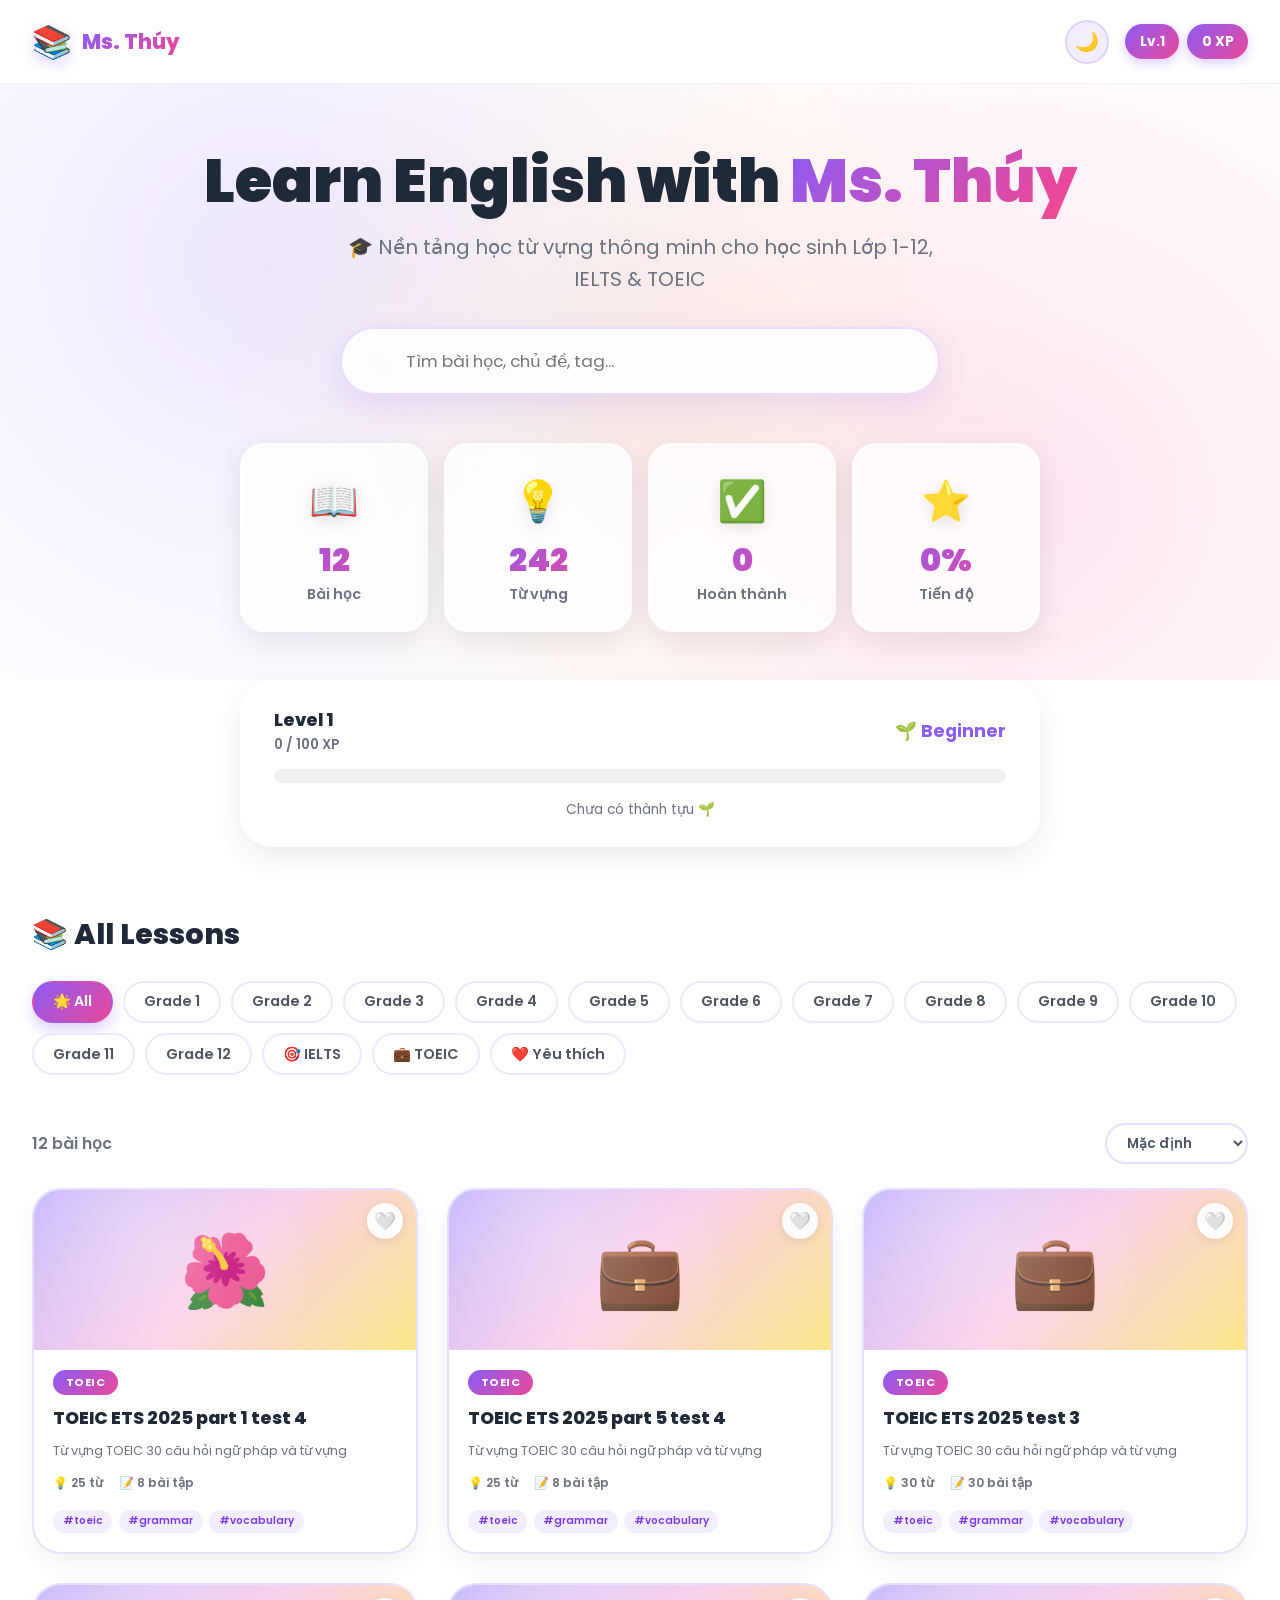
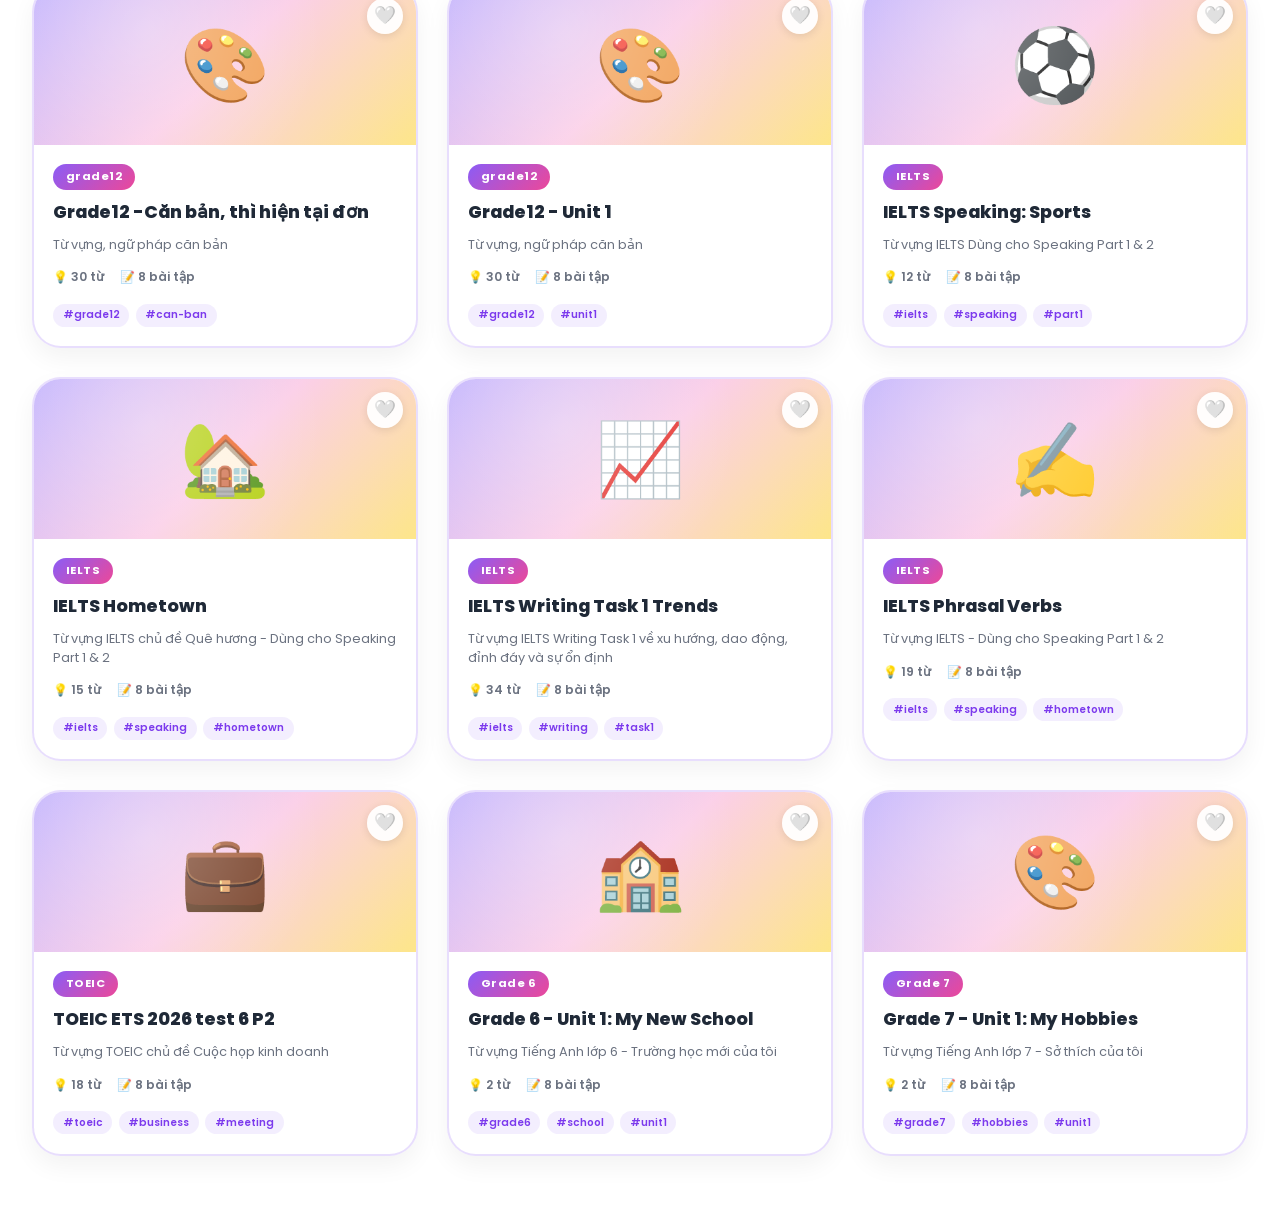
<file: index.html>
<!DOCTYPE html>
<html lang="vi">
<head>
  <meta charset="UTF-8" />
  <meta name="viewport" content="width=device-width, initial-scale=1.0" />
  <title>Learn English with Ms. Thúy</title>
  <link rel="icon" type="image/png" href="https://cdn-icons-png.flaticon.com/512/3145/3145765.png">
  <meta property="og:title" content="📚 Learn English with Ms. Thúy">
  <meta property="og:description" content="Interactive Vocabulary Learning Website">
  <meta property="og:image" content="https://cdn-icons-png.flaticon.com/512/3145/3145765.png">
  <meta property="og:type" content="website">
  <link href="https://fonts.googleapis.com/css2?family=Poppins:wght@400;500;600;700;800;900&family=Dancing+Script:wght@700&display=swap" rel="stylesheet">
  <link rel="stylesheet" href="css/components.css">
  <link rel="stylesheet" href="css/home.css">
  <link rel="stylesheet" href="css/responsive.css">
</head>
<body>

  <!-- ========== HEADER ========== -->
  <header class="main-header">
    <div class="container header-inner">
      <a href="index.html" class="logo">
        <span class="logo-icon">📚</span>
        <span class="logo-text">Ms. Thúy</span>
      </a>
      <nav class="main-nav">
        <button id="themeToggle" class="theme-toggle" title="Toggle Dark Mode">🌙</button>
       <div class="user-info">
  <span class="user-level" id="userLevelBadge">Lv.1</span>
  <span class="user-xp" id="userXPBadge">0 XP</span>
</div>
      </nav>
    </div>
  </header>

  <!-- ========== HERO ========== -->
  <section class="hero">
    <div class="hero-bg"></div>
    <div class="container hero-content">
      <h1 class="hero-title">
        Learn English with <span class="gradient-text">Ms. Thúy</span>
      </h1>
      <p class="hero-subtitle">
        🎓 Nền tảng học từ vựng thông minh cho học sinh Lớp 1-12, IELTS & TOEIC
      </p>

      <!-- Search -->
      <div class="search-wrapper">
        <span class="search-icon">🔍</span>
        <input
          type="text"
          id="searchInput"
          class="search-input"
          placeholder="Tìm bài học, chủ đề, tag..."
          autocomplete="off"
        />
        <button id="clearSearch" class="clear-search hidden">✕</button>
      </div>

      <!-- Stats -->
      <div class="stats-grid">
        <div class="stat-card">
          <div class="stat-icon">📖</div>
          <div class="stat-value" id="statLessons">0</div>
          <div class="stat-label">Bài học</div>
        </div>
        <div class="stat-card">
          <div class="stat-icon">💡</div>
          <div class="stat-value" id="statWords">0</div>
          <div class="stat-label">Từ vựng</div>
        </div>
        <div class="stat-card">
          <div class="stat-icon">✅</div>
          <div class="stat-value" id="statCompleted">0</div>
          <div class="stat-label">Hoàn thành</div>
        </div>
        <div class="stat-card">
          <div class="stat-icon">⭐</div>
          <div class="stat-value" id="statProgress">0%</div>
          <div class="stat-label">Tiến độ</div>
        </div>
      </div>
    </div>
  </section>

  <!-- ========== XP BAR ========== -->
  <section class="xp-section">
    <div class="container">
      <div class="xp-card">
        <div class="xp-header">
          <div class="xp-info">
            <span class="xp-label">Level <span id="currentLevel">1</span></span>
            <span class="xp-progress-text"><span id="currentXP">0</span> / <span id="nextLevelXP">100</span> XP</span>
          </div>
          <div class="xp-title" id="xpTitle">🌱 Beginner</div>
        </div>
        <div class="xp-bar">
          <div class="xp-fill" id="xpFill" style="width: 0%"></div>
        </div>
        <div class="achievements-mini" id="achievementsMini"></div>
      </div>
    </div>
  </section>

  <!-- ========== CONTINUE LEARNING ========== -->
  <section class="continue-section" id="continueSection" style="display:none;">
    <div class="container">
      <h2 class="section-title">🚀 Continue Learning</h2>
      <div id="continueGrid" class="continue-grid"></div>
    </div>
  </section>

  <!-- ========== FILTERS ========== -->
  <section class="filters-section">
    <div class="container">
      <h2 class="section-title">📚 All Lessons</h2>
      <div class="filter-chips" id="filterChips">
        <button class="chip active" data-filter="all">🌟 All</button>
        <button class="chip" data-filter="grade1">Grade 1</button>
        <button class="chip" data-filter="grade2">Grade 2</button>
        <button class="chip" data-filter="grade3">Grade 3</button>
        <button class="chip" data-filter="grade4">Grade 4</button>
        <button class="chip" data-filter="grade5">Grade 5</button>
        <button class="chip" data-filter="grade6">Grade 6</button>
        <button class="chip" data-filter="grade7">Grade 7</button>
        <button class="chip" data-filter="grade8">Grade 8</button>
        <button class="chip" data-filter="grade9">Grade 9</button>
        <button class="chip" data-filter="grade10">Grade 10</button>
        <button class="chip" data-filter="grade11">Grade 11</button>
        <button class="chip" data-filter="grade12">Grade 12</button>
        <button class="chip" data-filter="ielts">🎯 IELTS</button>
        <button class="chip" data-filter="toeic">💼 TOEIC</button>
        <button class="chip" data-filter="favorites">❤️ Yêu thích</button>
      </div>
    </div>
  </section>

  <!-- ========== LESSONS GRID ========== -->
  <section class="lessons-section">
    <div class="container">
      <div class="lessons-header">
        <p class="results-count" id="resultsCount">0 bài học</p>
        <select id="sortSelect" class="sort-select">
          <option value="default">Mặc định</option>
          <option value="name-asc">Tên A-Z</option>
          <option value="name-desc">Tên Z-A</option>
          <option value="words-asc">Ít từ → Nhiều</option>
          <option value="words-desc">Nhiều từ → Ít</option>
        </select>
      </div>
      <div class="lessons-grid" id="lessonsGrid">
        <!-- Rendered by JS -->
      </div>
      <div class="empty-state hidden" id="emptyState">
        <div class="empty-icon">🔍</div>
        <h3>Không tìm thấy bài
              </div>
      </div>
    </div>
  </section>

  <!-- Scripts -->
  <script src="js/storage.js"></script>
  <script src="js/filters.js"></script>
  <script src="js/search.js"></script>
  <script src="js/home.js"></script>
</body>
</html>
</file>
<file: css/components.css>
/* ========================================
   COMPONENTS.CSS - Dùng chung cho toàn site
   ======================================== */

/* ---------- Reset & Base ---------- */
* {
  box-sizing: border-box;
  margin: 0;
  padding: 0;
}

html {
  scroll-behavior: smooth;
}

body {
  font-family: 'Poppins', sans-serif;
  line-height: 1.6;
  color: #1f2937;
  overflow-x: hidden;
  transition: background 0.3s, color 0.3s;
}

.container {
  max-width: 1280px;
  margin: 0 auto;
  padding: 0 1.5rem;
}

.hidden { display: none !important; }

/* ---------- Dark Mode ---------- */
body.dark-mode {
  background: #0f172a !important;
  color: #e5e7eb !important;
}
body.dark-mode .main-header {
  background: rgba(15, 23, 42, 0.95);
  border-bottom-color: #1e293b;
}
body.dark-mode .stat-card,
body.dark-mode .xp-card,
body.dark-mode .lesson-card,
body.dark-mode .continue-card {
  background: rgba(30, 41, 59, 0.8);
  color: #e5e7eb;
}
body.dark-mode .chip {
  background: #1e293b;
  color: #e5e7eb;
  border-color: #334155;
}
body.dark-mode .search-input {
  background: rgba(30, 41, 59, 0.9);
  color: #e5e7eb;
}
body.dark-mode .main-footer {
  background: #0f172a;
  color: #94a3b8;
}
body.dark-mode .section-title {
  color: #f3f4f6;
}

/* ---------- Header ---------- */
.main-header {
  position: sticky;
  top: 0;
  z-index: 100;
  background: rgba(255, 255, 255, 0.85);
  backdrop-filter: blur(20px);
  -webkit-backdrop-filter: blur(20px);
  border-bottom: 1px solid rgba(0, 0, 0, 0.05);
  padding: 1rem 0;
  transition: all 0.3s;
}

.header-inner {
  display: flex;
  justify-content: space-between;
  align-items: center;
}

.logo {
  display: flex;
  align-items: center;
  gap: 0.6rem;
  text-decoration: none;
  color: inherit;
  font-weight: 800;
  font-size: 1.3rem;
  transition: transform 0.3s;
}

.logo:hover {
  transform: scale(1.05);
}

.logo-icon {
  font-size: 2rem;
  filter: drop-shadow(0 4px 8px rgba(139, 92, 246, 0.3));
}

.logo-text {
  background: linear-gradient(135deg, #8b5cf6, #ec4899);
  -webkit-background-clip: text;
  -webkit-text-fill-color: transparent;
  background-clip: text;
}

.main-nav {
  display: flex;
  align-items: center;
  gap: 1rem;
}

.theme-toggle {
  background: rgba(139, 92, 246, 0.1);
  border: 2px solid rgba(139, 92, 246, 0.2);
  width: 44px;
  height: 44px;
  border-radius: 50%;
  cursor: pointer;
  font-size: 1.2rem;
  transition: all 0.3s;
  display: flex;
  align-items: center;
  justify-content: center;
}

.theme-toggle:hover {
  background: rgba(139, 92, 246, 0.2);
  transform: rotate(20deg) scale(1.1);
}

.user-info {
  display: flex;
  align-items: center;
  gap: 0.5rem;
}

.user-level,
.user-xp {
  background: linear-gradient(135deg, #8b5cf6, #ec4899);
  color: white;
  padding: 0.4rem 0.9rem;
  border-radius: 999px;
  font-size: 0.85rem;
  font-weight: 700;
  box-shadow: 0 4px 12px rgba(139, 92, 246, 0.3);
}

/* ---------- Buttons ---------- */
.btn-primary {
  background: linear-gradient(135deg, #8b5cf6, #ec4899);
  color: white;
  border: none;
  padding: 0.9rem 2rem;
  border-radius: 999px;
  font-weight: 700;
  font-size: 1rem;
  cursor: pointer;
  box-shadow: 0 8px 20px rgba(139, 92, 246, 0.4);
  transition: all 0.3s;
  font-family: inherit;
}

.btn-primary:hover {
  transform: translateY(-3px);
  box-shadow: 0 12px 28px rgba(139, 92, 246, 0.5);
}

.btn-primary:active {
  transform: translateY(-1px);
}

/* ---------- Modal ---------- */
.modal {
  position: fixed;
  inset: 0;
  background: rgba(0, 0, 0, 0.6);
  backdrop-filter: blur(8px);
  display: flex;
  align-items: center;
  justify-content: center;
  z-index: 1000;
  padding: 1rem;
  animation: fadeIn 0.3s;
}

@keyframes fadeIn {
  from { opacity: 0; }
  to { opacity: 1; }
}

.modal-content {
  background: white;
  border-radius: 2rem;
  padding: 2.5rem;
  max-width: 500px;
  width: 100%;
  max-height: 90vh;
  overflow-y: auto;
  box-shadow: 0 30px 60px rgba(0, 0, 0, 0.3);
  position: relative;
  animation: slideUp 0.4s cubic-bezier(0.34, 1.56, 0.64, 1);
}

@keyframes slideUp {
  from { transform: translateY(50px); opacity: 0; }
  to { transform: translateY(0); opacity: 1; }
}

.modal-close {
  position: absolute;
  top: 1rem;
  right: 1rem;
  background: rgba(0, 0, 0, 0.05);
  border: none;
  width: 40px;
  height: 40px;
  border-radius: 50%;
  cursor: pointer;
  font-size: 1.2rem;
  color: #6b7280;
  transition: all 0.3s;
}

.modal-close:hover {
  background: rgba(239, 68, 68, 0.1);
  color: #ef4444;
  transform: rotate(90deg);
}

.modal-title {
  font-size: 1.8rem;
  font-weight: 800;
  margin-bottom: 1rem;
  background: linear-gradient(135deg, #8b5cf6, #ec4899);
  -webkit-background-clip: text;
  -webkit-text-fill-color: transparent;
  background-clip: text;
  text-align: center;
}

.modal-subtitle {
  text-align: center;
  color: #6b7280;
  margin-bottom: 1.5rem;
}

/* ---------- Name Modal ---------- */
.name-modal-content {
  text-align: center;
}

.name-modal-icon {
  font-size: 4rem;
  margin-bottom: 1rem;
  animation: wave 2s infinite;
}

@keyframes wave {
  0%, 100% { transform: rotate(0deg); }
  25% { transform: rotate(20deg); }
  75% { transform: rotate(-10deg); }
}

.name-input {
  width: 100%;
  padding: 1rem 1.5rem;
  border: 2px solid #e5e7eb;
  border-radius: 1rem;
  font-size: 1.1rem;
  font-family: inherit;
  margin-bottom: 1.5rem;
  text-align: center;
  transition: all 0.3s;
}

.name-input:focus {
  outline: none;
  border-color: #8b5cf6;
  box-shadow: 0 0 0 4px rgba(139, 92, 246, 0.1);
}

/* ---------- Achievements ---------- */
.achievements-list {
  display: grid;
  grid-template-columns: repeat(auto-fill, minmax(140px, 1fr));
  gap: 1rem;
  margin-top: 1.5rem;
}

.achievement-item {
  background: linear-gradient(135deg, #f9fafb, #f3f4f6);
  border: 2px solid #e5e7eb;
  border-radius: 1rem;
  padding: 1rem;
  text-align: center;
  transition: all 0.3s;
  position: relative;
}

.achievement-item.unlocked {
  background: linear-gradient(135deg, #fef3c7, #fde68a);
  border-color: #f59e0b;
  box-shadow: 0 8px 20px rgba(245, 158, 11, 0.3);
}

.achievement-item.locked {
  opacity: 0.5;
  filter: grayscale(1);
}

.achievement-icon {
  font-size: 2.5rem;
  margin-bottom: 0.5rem;
}

.achievement-name {
  font-size: 0.85rem;
  font-weight: 700;
  color: #374151;
}

.achievement-item.unlocked .achievement-name {
  color: #92400e;
}

/* ---------- Footer ---------- */
.main-footer {
  background: linear-gradient(135deg, #f3e8ff, #fce7f3);
  padding: 2rem 0;
  text-align: center;
  margin-top: 4rem;
  border-top: 1px solid rgba(139, 92, 246, 0.1);
}

.main-footer p {
  color: #6b7280;
  font-size: 0.95rem;
}

.footer-sub {
  font-size: 0.85rem !important;
  margin-top: 0.3rem;
  opacity: 0.7;
}

/* ---------- Gradient Text ---------- */
.gradient-text {
  background: linear-gradient(135deg, #8b5cf6, #ec4899, #f59e0b);
  -webkit-background-clip: text;
  -webkit-text-fill-color: transparent;
  background-clip: text;
  background-size: 200% auto;
  animation: gradientShift 3s ease infinite;
}

@keyframes gradientShift {
  0%, 100% { background-position: 0% 50%; }
  50% { background-position: 100% 50%; }
}

/* ---------- Scrollbar ---------- */
::-webkit-scrollbar {
  width: 10px;
  height: 10px;
}

::-webkit-scrollbar-track {
  background: rgba(0, 0, 0, 0.05);
}

::-webkit-scrollbar-thumb {
  background: linear-gradient(135deg, #8b5cf6, #ec4899);
  border-radius: 10px;
}

::-webkit-scrollbar-thumb:hover {
  background: linear-gradient(135deg, #7c3aed, #db2777);
}

/* ---------- Selection ---------- */
::selection {
  background: rgba(139, 92, 246, 0.3);
  color: #1f2937;
}

/* ---------- Toast Notification ---------- */
.toast {
  position: fixed;
  top: 90px;
  right: 20px;
  background: white;
  padding: 1rem 1.5rem;
  border-radius: 1rem;
  box-shadow: 0 10px 30px rgba(0, 0, 0, 0.15);
  z-index: 2000;
  display: flex;
  align-items: center;
  gap: 0.8rem;
  font-weight: 600;
  animation: slideInRight 0.4s cubic-bezier(0.34, 1.56, 0.64, 1);
  border-left: 4px solid #8b5cf6;
  max-width: 320px;
}

.toast.success { border-left-color: #10b981; }
.toast.error { border-left-color: #ef4444; }
.toast.achievement { border-left-color: #f59e0b; }

@keyframes slideInRight {
  from { transform: translateX(400px); opacity: 0; }
  to { transform: translateX(0); opacity: 1; }
}

.toast-icon {
  font-size: 1.5rem;
}
</file>
<file: css/home.css>
/* ========================================
   HOME.CSS - Trang chủ (chuẩn)
   ======================================== */

/* ---------- Hero ---------- */
.hero {
  position: relative;
  padding: 4rem 0 3rem;
  overflow: hidden;
}

.hero-bg {
  position: absolute;
  inset: 0;
  background:
    radial-gradient(circle at 20% 30%, rgba(139, 92, 246, 0.15), transparent 50%),
    radial-gradient(circle at 80% 70%, rgba(236, 72, 153, 0.15), transparent 50%),
    radial-gradient(circle at 50% 50%, rgba(245, 158, 11, 0.1), transparent 60%);
  z-index: -1;
  animation: bgFloat 15s ease-in-out infinite;
}

@keyframes bgFloat {
  0%, 100% { transform: scale(1) rotate(0deg); }
  50% { transform: scale(1.1) rotate(5deg); }
}

.hero-content {
  text-align: center;
  position: relative;
  z-index: 1;
}

.hero-title {
  font-size: clamp(2rem, 5vw, 3.8rem);
  font-weight: 900;
  line-height: 1.1;
  margin-bottom: 1rem;
  color: #1f2937;
}

.hero-subtitle {
  font-size: clamp(1rem, 2vw, 1.25rem);
  color: #6b7280;
  margin-bottom: 2rem;
  max-width: 600px;
  margin-left: auto;
  margin-right: auto;
}

/* ---------- Search ---------- */
.search-wrapper {
  position: relative;
  max-width: 600px;
  margin: 0 auto 3rem;
}

.search-icon {
  position: absolute;
  left: 1.5rem;
  top: 50%;
  transform: translateY(-50%);
  font-size: 1.3rem;
  pointer-events: none;
}

.search-input {
  width: 100%;
  padding: 1.2rem 3.5rem 1.2rem 4rem;
  border: 2px solid rgba(139, 92, 246, 0.2);
  border-radius: 999px;
  font-size: 1.05rem;
  font-family: inherit;
  background: rgba(255, 255, 255, 0.9);
  backdrop-filter: blur(10px);
  box-shadow: 0 10px 30px rgba(139, 92, 246, 0.15);
  transition: all 0.3s;
}

.search-input:focus {
  outline: none;
  border-color: #8b5cf6;
  box-shadow: 0 10px 30px rgba(139, 92, 246, 0.3);
  transform: translateY(-2px);
}

.clear-search {
  position: absolute;
  right: 1.2rem;
  top: 50%;
  transform: translateY(-50%);
  background: rgba(0, 0, 0, 0.08);
  border: none;
  width: 32px;
  height: 32px;
  border-radius: 50%;
  cursor: pointer;
  font-size: 0.9rem;
  color: #6b7280;
  transition: all 0.3s;
}

.clear-search:hover {
  background: rgba(239, 68, 68, 0.15);
  color: #ef4444;
}

/* ---------- Stats ---------- */
.stats-grid {
  display: grid;
  grid-template-columns: repeat(auto-fit, minmax(160px, 1fr));
  gap: 1rem;
  max-width: 800px;
  margin: 0 auto;
}

.stat-card {
  background: rgba(255, 255, 255, 0.8);
  backdrop-filter: blur(12px);
  border: 2px solid rgba(255, 255, 255, 0.6);
  border-radius: 1.5rem;
  padding: 1.5rem 1rem;
  text-align: center;
  box-shadow: 0 10px 30px rgba(0, 0, 0, 0.08);
  transition: all 0.3s;
  cursor: default;
}

.stat-card:hover {
  transform: translateY(-5px);
  box-shadow: 0 15px 40px rgba(139, 92, 246, 0.2);
}

.stat-icon {
  font-size: 2.5rem;
  margin-bottom: 0.5rem;
  filter: drop-shadow(0 4px 8px rgba(0, 0, 0, 0.1));
}

.stat-value {
  font-size: 2rem;
  font-weight: 900;
  background: linear-gradient(135deg, #8b5cf6, #ec4899);
  -webkit-background-clip: text;
  -webkit-text-fill-color: transparent;
  background-clip: text;
  line-height: 1.2;
}

.stat-label {
  font-size: 0.9rem;
  color: #6b7280;
  font-weight: 600;
  margin-top: 0.2rem;
}

/* ---------- XP Section ---------- */
.xp-section {
  padding: 0 0 2rem;
}

.xp-card {
  background: rgba(255, 255, 255, 0.8);
  backdrop-filter: blur(12px);
  border: 2px solid rgba(255, 255, 255, 0.6);
  border-radius: 2rem;
  padding: 1.5rem 2rem;
  box-shadow: 0 10px 30px rgba(0, 0, 0, 0.08);
  max-width: 800px;
  margin: 0 auto;
}

.xp-header {
  display: flex;
  justify-content: space-between;
  align-items: center;
  margin-bottom: 0.8rem;
  flex-wrap: wrap;
  gap: 0.5rem;
}

.xp-info {
  display: flex;
  flex-direction: column;
}

.xp-label {
  font-size: 1.1rem;
  font-weight: 800;
  color: #1f2937;
}

.xp-progress-text {
  font-size: 0.85rem;
  color: #6b7280;
  font-weight: 600;
}

.xp-title {
  font-size: 1.1rem;
  font-weight: 700;
  color: #8b5cf6;
}

.xp-bar {
  height: 14px;
  background: rgba(0, 0, 0, 0.05);
  border-radius: 999px;
  overflow: hidden;
  position: relative;
}

.xp-fill {
  height: 100%;
  background: linear-gradient(90deg, #8b5cf6, #ec4899, #f59e0b);
  background-size: 200% 100%;
  border-radius: 999px;
  transition: width 1s cubic-bezier(0.4, 0, 0.2, 1);
  animation: xpShine 3s linear infinite;
}

@keyframes xpShine {
  0% { background-position: 0% 0%; }
  100% { background-position: 200% 0%; }
}

.achievements-mini {
  display: flex;
  gap: 0.5rem;
  margin-top: 1rem;
  flex-wrap: wrap;
  justify-content: center;
}

.achievements-mini .mini-badge {
  background: rgba(245, 158, 11, 0.15);
  padding: 0.3rem 0.7rem;
  border-radius: 999px;
  font-size: 0.8rem;
  font-weight: 700;
  color: #92400e;
  border: 1px solid rgba(245, 158, 11, 0.3);
  cursor: pointer;
  transition: all 0.3s;
}

.achievements-mini .mini-badge:hover {
  background: rgba(245, 158, 11, 0.25);
  transform: scale(1.05);
}

/* ---------- Continue Section ---------- */
.continue-section {
  padding: 2rem 0;
}

.section-title {
  font-size: 1.8rem;
  font-weight: 800;
  margin-bottom: 1.5rem;
  color: #1f2937;
  display: flex;
  align-items: center;
  gap: 0.5rem;
}

.continue-grid {
  display: grid;
  grid-template-columns: repeat(auto-fill, minmax(280px, 1fr));
  gap: 1rem;
}

.continue-card {
  background: rgba(255, 255, 255, 0.9);
  border: 2px solid rgba(139, 92, 246, 0.2);
  border-radius: 1.5rem;
  padding: 1.2rem;
  display: flex;
  align-items: center;
  gap: 1rem;
  cursor: pointer;
  transition: all 0.3s;
  text-decoration: none;
  color: inherit;
}

.continue-card:hover {
  transform: translateY(-3px);
  border-color: #8b5cf6;
  box-shadow: 0 10px 25px rgba(139, 92, 246, 0.2);
}

.continue-icon {
  font-size: 2.5rem;
  flex-shrink: 0;
}

.continue-info {
  flex: 1;
  min-width: 0;
}

.continue-title {
  font-weight: 700;
  font-size: 1rem;
  margin-bottom: 0.3rem;
  white-space: nowrap;
  overflow: hidden;
  text-overflow: ellipsis;
}

.continue-progress {
  height: 6px;
  background: rgba(0, 0, 0, 0.08);
  border-radius: 999px;
  overflow: hidden;
  margin-top: 0.3rem;
}

.continue-progress-fill {
  height: 100%;
  background: linear-gradient(90deg, #8b5cf6, #ec4899);
  border-radius: 999px;
  transition: width 0.5s;
}

/* ---------- Filters ---------- */
.filters-section {
  padding: 2rem 0 1rem;
}

.filter-chips {
  display: flex;
  flex-wrap: wrap;
  gap: 0.6rem;
  margin-top: 1rem;
}

.chip {
  background: rgba(255, 255, 255, 0.8);
  border: 2px solid rgba(139, 92, 246, 0.15);
  color: #4b5563;
  padding: 0.55rem 1.2rem;
  border-radius: 999px;
  font-weight: 600;
  font-size: 0.9rem;
  cursor: pointer;
  transition: all 0.3s;
  font-family: inherit;
  white-space: nowrap;
}

.chip:hover {
  background: rgba(139, 92, 246, 0.1);
  border-color: #8b5cf6;
  transform: translateY(-2px);
}

.chip.active {
  background: linear-gradient(135deg, #8b5cf6, #ec4899);
  color: white;
  border-color: transparent;
  box-shadow: 0 6px 15px rgba(139, 92, 246, 0.3);
}

/* ---------- Lessons Section ---------- */
.lessons-section {
  padding: 2rem 0 4rem;
}

.lessons-header {
  display: flex;
  justify-content: space-between;
  align-items: center;
  margin-bottom: 1.5rem;
  flex-wrap: wrap;
  gap: 1rem;
}

.results-count {
  color: #6b7280;
  font-weight: 600;
}

.sort-select {
  padding: 0.5rem 1rem;
  border: 2px solid rgba(139, 92, 246, 0.2);
  border-radius: 999px;
  background: white;
  font-family: inherit;
  font-weight: 600;
  color: #4b5563;
  cursor: pointer;
  transition: all 0.3s;
}

.sort-select:focus {
  outline: none;
  border-color: #8b5cf6;
}

/* ========== QUAN TRỌNG: LESSONS GRID & CARD ========== */
.lessons-grid {
  display: grid;
  grid-template-columns: repeat(auto-fill, minmax(300px, 1fr));
  gap: 1.8rem;
}

/* Lesson Card - Dạng cột dọc: thumbnail ở trên, nội dung ở dưới */
.lesson-card {
  display: flex;
  flex-direction: column;
  background: rgba(255, 255, 255, 0.95);
  backdrop-filter: blur(12px);
  border: 2px solid rgba(139, 92, 246, 0.2);
  border-radius: 1.8rem;
  overflow: hidden;
  cursor: pointer;
  transition: all 0.3s ease;
  text-decoration: none;
  color: inherit;
  position: relative;
  box-shadow: 0 10px 25px rgba(0, 0, 0, 0.05);
}

.lesson-card:hover {
  transform: translateY(-6px);
  border-color: #8b5cf6;
  box-shadow: 0 20px 35px rgba(139, 92, 246, 0.2);
}

/* Thumbnail - ở trên cùng */
.lesson-thumbnail {
  height: 160px;
  background: linear-gradient(135deg, #c4b5fd, #fbcfe8, #fde68a);
  display: flex;
  align-items: center;
  justify-content: center;
  font-size: 4.5rem;
  position: relative;
  flex-shrink: 0;
}

.lesson-thumbnail::before {
  content: "";
  position: absolute;
  inset: 0;
  background: radial-gradient(circle at 30% 30%, rgba(255, 255, 255, 0.3), transparent 60%);
  pointer-events: none;
}

/* Nội dung bên dưới */
.lesson-card-body {
  padding: 1.2rem;
  flex: 1;
  display: flex;
  flex-direction: column;
  gap: 0.5rem;
}

.lesson-level-badge {
  display: inline-block;
  background: linear-gradient(135deg, #8b5cf6, #ec4899);
  color: white;
  padding: 0.25rem 0.8rem;
  border-radius: 999px;
  font-size: 0.7rem;
  font-weight: 700;
  align-self: flex-start;
  letter-spacing: 0.5px;
}

.lesson-title {
  font-size: 1.1rem;
  font-weight: 800;
  color: #1f2937;
  line-height: 1.35;
  margin: 0.2rem 0;
  display: -webkit-box;
  -webkit-line-clamp: 2;
  -webkit-box-orient: vertical;
  overflow: hidden;
}

.lesson-description {
  font-size: 0.8rem;
  color: #6b7280;
  line-height: 1.45;
  display: -webkit-box;
  -webkit-line-clamp: 2;
  -webkit-box-orient: vertical;
  overflow: hidden;
}

.lesson-meta {
  display: flex;
  gap: 1rem;
  font-size: 0.75rem;
  color: #6b7280;
  font-weight: 600;
  margin: 0.3rem 0;
}

.lesson-meta-item {
  display: flex;
  align-items: center;
  gap: 0.25rem;
}

.lesson-tags {
  display: flex;
  flex-wrap: wrap;
  gap: 0.4rem;
  margin-top: 0.3rem;
}

.lesson-tag {
  background: rgba(139, 92, 246, 0.1);
  color: #7c3aed;
  padding: 0.2rem 0.6rem;
  border-radius: 999px;
  font-size: 0.65rem;
  font-weight: 600;
}

.lesson-progress-bar {
  height: 5px;
  background: rgba(0, 0, 0, 0.06);
  border-radius: 999px;
  overflow: hidden;
  margin-top: 0.6rem;
}

.lesson-progress-fill {
  height: 100%;
  background: linear-gradient(90deg, #10b981, #34d399);
  border-radius: 999px;
  transition: width 0.3s;
}

/* Nút yêu thích - góc trên bên phải */
.lesson-favorite {
  position: absolute;
  top: 0.8rem;
  right: 0.8rem;
  background: rgba(255, 255, 255, 0.95);
  border: none;
  width: 36px;
  height: 36px;
  border-radius: 50%;
  cursor: pointer;
  font-size: 1.1rem;
  display: flex;
  align-items: center;
  justify-content: center;
  transition: all 0.2s;
  box-shadow: 0 2px 8px rgba(0, 0, 0, 0.1);
  z-index: 2;
}

.lesson-favorite:hover {
  transform: scale(1.1);
}

.lesson-favorite.is-favorite {
  background: linear-gradient(135deg, #ef4444, #ec4899);
  color: white;
}

/* Empty State */
.empty-state {
  text-align: center;
  padding: 4rem 2rem;
  color: #6b7280;
}

.empty-icon {
  font-size: 5rem;
  margin-bottom: 1rem;
  opacity: 0.5;
}

.empty-state h3 {
  font-size: 1.5rem;
  font-weight: 700;
  margin-bottom: 0.5rem;
  color: #374151;
}

.hidden {
  display: none;
}
</file>
<file: css/responsive.css>
/* ========================================
   RESPONSIVE.CSS - Responsive cho mọi thiết bị
   ======================================== */

/* ---------- Mobile (< 640px) ---------- */
@media (max-width: 640px) {
  .hero {
    padding: 2rem 0 2rem;
  }

  .hero-title {
    font-size: 2rem;
  }

  .hero-subtitle {
    font-size: 0.95rem;
  }

  .search-input {
    padding: 1rem 3rem 1rem 3.5rem;
    font-size: 0.95rem;
  }

  .stats-grid {
    grid-template-columns: repeat(2, 1fr);
    gap: 0.7rem;
  }

  .stat-card {
    padding: 1rem 0.5rem;
  }

  .stat-icon {
    font-size: 1.8rem;
  }

  .stat-value {
    font-size: 1.5rem;
  }

  .stat-label {
    font-size: 0.75rem;
  }

  .xp-card {
    padding: 1rem 1.2rem;
  }

  .xp-header {
    flex-direction: column;
    align-items: flex-start;
  }

  .section-title {
    font-size: 1.4rem;
  }

  .lessons-grid {
    grid-template-columns: 1fr;
    gap: 1rem;
  }

  .lesson-thumbnail {
    height: 140px;
    font-size: 4rem;
  }

  .filter-chips {
    gap: 0.4rem;
  }

  .chip {
    padding: 0.45rem 0.9rem;
    font-size: 0.8rem;
  }

  .main-header {
    padding: 0.7rem 0;
  }

  .logo-text {
    font-size: 1.1rem;
  }

  .logo-icon {
    font-size: 1.6rem;
  }

  .user-level, .user-xp {
    padding: 0.3rem 0.6rem;
    font-size: 0.75rem;
  }

  .modal-content {
    padding: 1.5rem;
    border-radius: 1.5rem;
  }

  .modal-title {
    font-size: 1.4rem;
  }

  .achievements-list {
    grid-template-columns: repeat(2, 1fr);
  }

  .back-home-btn {
    padding: 8px 12px;
    font-size: 0.8rem;
    top: 15px;
    left: 10px;
  }

  .music-btn {
    padding: 8px 12px;
    font-size: 0.85rem;
    top: 15px;
    right: 10px;
  }

  .lesson-banner {
    padding: 1.5rem 1rem;
    border-radius: 1.5rem;
  }

  .lesson-banner-icon {
    font-size: 3rem;
  }

  .favorite-btn {
    width: 40px;
    height: 40px;
    font-size: 1.2rem;
    top: 1rem;
    right: 1rem;
  }

  .flip-container {
    height: 320px;
    max-width: 95%;
  }

  .front, .back {
    padding: 1.2rem;
  }

  .front h2 {
    font-size: clamp(1.2rem, 4.8vw, 2rem);
    line-height: 1.2;
    color: #2d3748;
  }

  .front p {
    font-size: 1rem;
  }

  #speak-btn {
    padding: 10px 18px;
    font-size: 0.9rem;
  }

  .wordform-badge {
    font-size: 0.85rem;
    padding: 4px 14px;
  }

  .ms-thuy-mascot {
    top: 75px;
    left: 10px;
    width: 55px;
    height: 55px;
    bottom: auto;
    right: auto;
  }

  .speech-bubble {
    top: 135px;
    left: 8px;
    right: auto;
    bottom: auto;
    max-width: 130px;
    min-width: 80px;
    padding: 8px 10px;
    font-size: 12px;
    border-radius: 16px;
  }

  .speech-bubble::after {
    top: -8px;
    left: 18px;
    right: auto;
    border: 8px solid transparent;
    border-left-color: transparent;
    border-right-color: transparent;
    border-bottom-color: white;
    border-top-color: transparent;
  }

  .game-container {
    padding: 1.2rem 0.8rem;
    border-radius: 1.5rem;
  }

  .game-title {
    font-size: 1.3rem;
  }

  .game-tile {
    font-size: 1rem;
    padding: 0.5rem 0.9rem;
  }

  .quiz-card {
    padding: 1.2rem;
  }

  .quiz-option {
    padding: 0.8rem;
    font-size: 0.9rem;
  }

  .result-title {
    font-size: 1.8rem;
  }

  .progress-ring-container {
    width: 140px;
    height: 140px;
  }

  .progress-ring__text {
    font-size: 2.2rem;
  }
}

/* ---------- Tablet (641px - 1024px) ---------- */
@media (min-width: 641px) and (max-width: 1024px) {
  .lessons-grid {
    grid-template-columns: repeat(2, 1fr);
  }

  .stats-grid {
    grid-template-columns: repeat(4, 1fr);
  }

  .hero-title {
    font-size: 2.8rem;
  }
}

/* ---------- Desktop (> 1024px) ---------- */
@media (min-width: 1025px) {
  .lessons-grid {
    grid-template-columns: repeat(3, 1fr);
  }

  .stats-grid {
    grid-template-columns: repeat(4, 1fr);
  }

  .container {
    padding: 0 2rem;
  }
}

/* ---------- Large Desktop (> 1400px) ---------- */
@media (min-width: 1400px) {
  .container {
    max-width: 1400px;
  }

  .lessons-grid {
    grid-template-columns: repeat(4, 1fr);
  }
}

/* ---------- Landscape Mobile ---------- */
@media (max-height: 500px) and (orientation: landscape) {
  .hero {
    padding: 1.5rem 0;
  }

  .flip-container {
    height: 280px;
  }

  .ms-thuy-mascot {
    width: 50px;
    height: 50px;
  }
}

/* ---------- Reduced Motion ---------- */
@media (prefers-reduced-motion: reduce) {
  *, *::before, *::after {
    animation-duration: 0.01ms !important;
    animation-iteration-count: 1 !important;
    transition-duration: 0.01ms !important;
  }
}

/* ---------- High Contrast ---------- */
@media (prefers-contrast: high) {
  .lesson-card, .stat-card, .xp-card {
    border-width: 3px;
    border-color: #000;
  }
}
</file>
